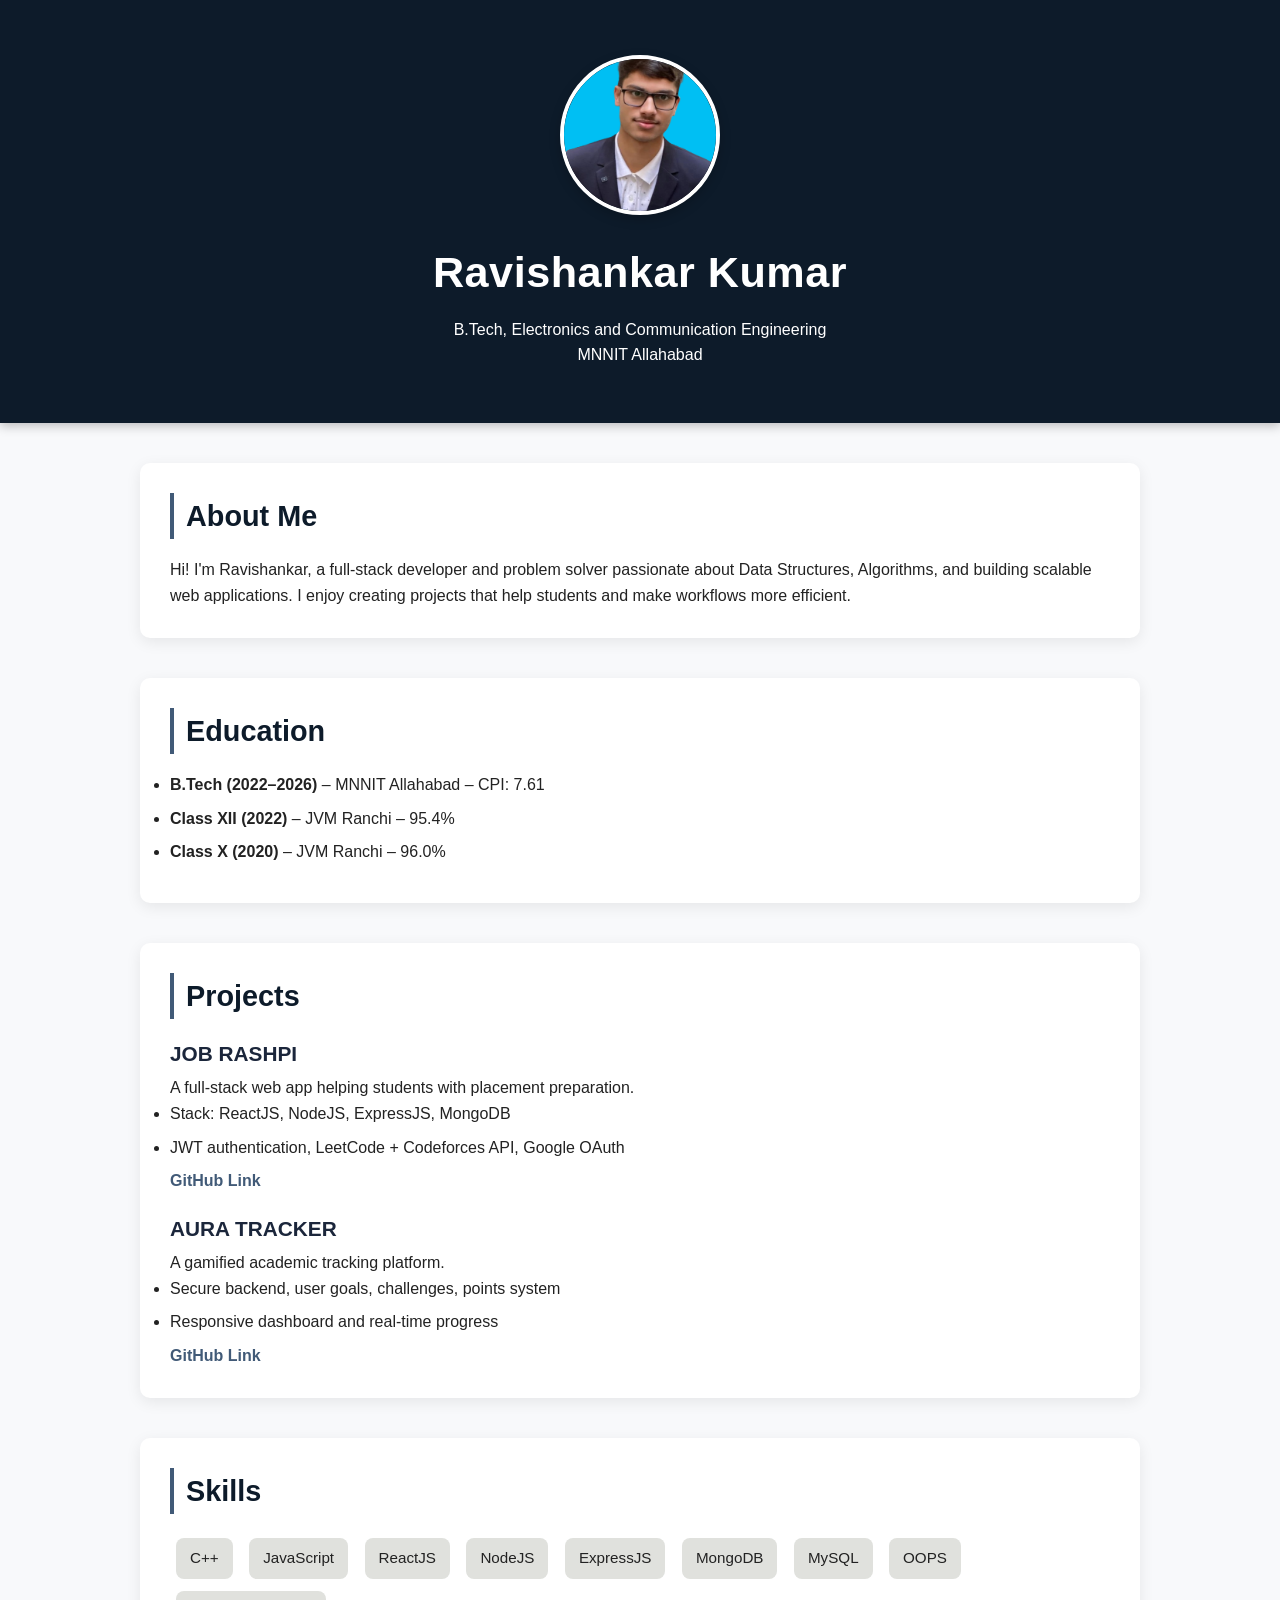
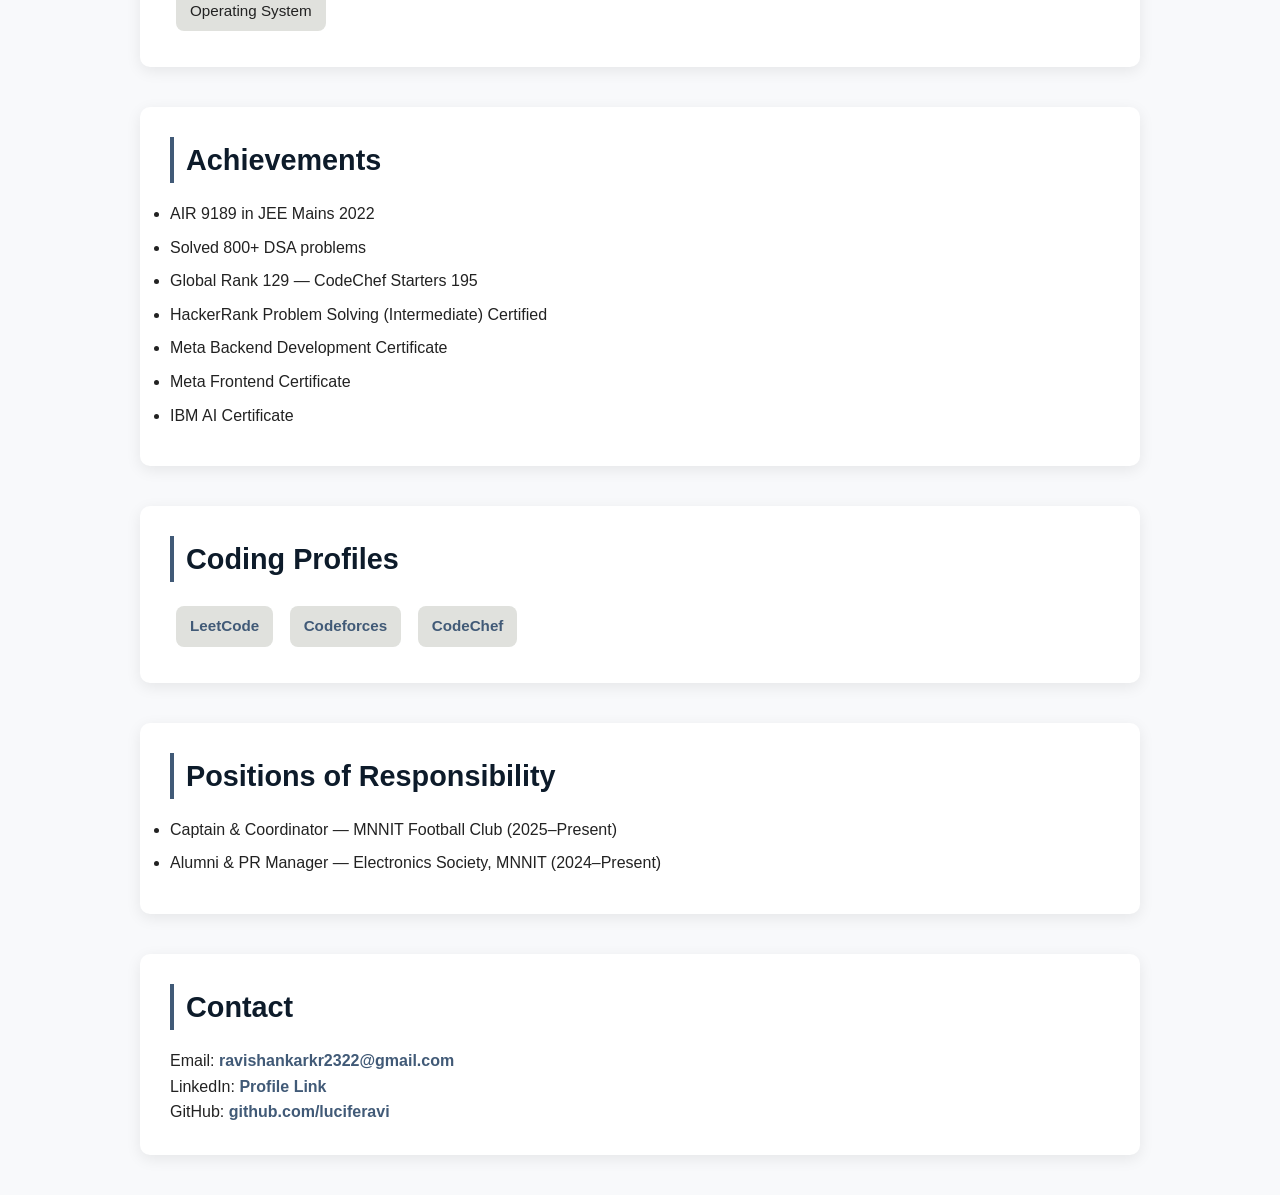
<file: index.html>
<!DOCTYPE html>
<html lang="en">
<head>
  <meta charset="UTF-8" />
  <meta name="viewport" content="width=device-width, initial-scale=1.0" />
  <title>Ravishankar Kumar | Portfolio</title>
  <style>
    :root {
      --bg: #f8f9fb;
      --text: #222;
      --primary: #0d1b2a;
      --secondary: #1b263b;
      --accent: #415a77;
      --light: #e0e1dd;
      --radius: 10px;
    }

    * {
      margin: 0;
      padding: 0;
      box-sizing: border-box;
    }

    body {
      font-family: "Inter", sans-serif;
      background: var(--bg);
      color: var(--text);
      line-height: 1.6;
    }

    header {
      background: var(--primary);
      color: #fff;
      padding: 55px 20px;
      text-align: center;
      box-shadow: 0 3px 10px rgba(0,0,0,0.25);
    }

    header h1 {
      font-size: 2.7rem;
      margin-bottom: 10px;
      letter-spacing: 0.5px;
    }

    section {
      max-width: 1000px;
      margin: 40px auto;
      padding: 30px;
      background: #fff;
      border-radius: var(--radius);
      box-shadow: 0 4px 15px rgba(0,0,0,0.08);
      transition: transform 0.2s ease, box-shadow 0.2s ease;
    }

    section:hover {
      transform: translateY(-3px);
      box-shadow: 0 6px 18px rgba(0,0,0,0.12);
    }

    h2 {
      color: var(--primary);
      border-left: 4px solid var(--accent);
      padding-left: 12px;
      margin-bottom: 18px;
      font-size: 1.8rem;
    }

    h3 {
      font-size: 1.3rem;
      color: var(--secondary);
      margin-top: 18px;
      margin-bottom: 5px;
    }

    ul li {
      margin-bottom: 8px;
    }

    .skills span, .links a {
      display: inline-block;
      margin: 6px;
      padding: 8px 14px;
      background: var(--light);
      border-radius: 8px;
      font-size: 0.95rem;
      transition: background 0.2s ease;
    }

    .links a:hover, .skills span:hover {
      background: var(--accent);
      color: #fff;
    }

    a {
      color: var(--accent);
      text-decoration: none;
      font-weight: 600;
    }

    a:hover {
      text-decoration: underline;
    }

    /* RESPONSIVE DESIGN */
    @media (max-width: 768px) {
      header h1 {
        font-size: 2.2rem;
      }
      section {
        padding: 20px;
      }
      h2 {
        font-size: 1.5rem;
      }
    }
  </style>
</head>
<body>
  <header>
    <img src="img 2f.png" alt="Ravishankar Kumar" style="width:160px;height:160px;border-radius:50%;object-fit:cover;border:4px solid #fff;box-shadow:0 4px 12px rgba(0,0,0,0.2);margin-bottom:15px;">
    <h1>Ravishankar Kumar</h1>
    <p>B.Tech, Electronics and Communication Engineering</p>
    <p>MNNIT Allahabad</p>
  </header>

  <section>
    <h2>About Me</h2>
    <p>Hi! I'm Ravishankar, a full-stack developer and problem solver passionate about Data Structures, Algorithms, and building scalable web applications. I enjoy creating projects that help students and make workflows more efficient.</p>
  </section>

  <section>
    <h2>Education</h2>
    <ul>
      <li><strong>B.Tech (2022–2026)</strong> – MNNIT Allahabad – CPI: 7.61</li>
      <li><strong>Class XII (2022)</strong> – JVM Ranchi – 95.4%</li>
      <li><strong>Class X (2020)</strong> – JVM Ranchi – 96.0%</li>
    </ul>
  </section>

  <section>
    <h2>Projects</h2>
    <h3>JOB RASHPI</h3>
    <p>A full‑stack web app helping students with placement preparation.</p>
    <ul>
      <li>Stack: ReactJS, NodeJS, ExpressJS, MongoDB</li>
      <li>JWT authentication, LeetCode + Codeforces API, Google OAuth</li>
    </ul>
    <p><a href="https://github.com/PIYUSHAG12345/job_rashpi" target="_blank">GitHub Link</a></p>

    <h3>AURA TRACKER</h3>
    <p>A gamified academic tracking platform.</p>
    <ul>
      <li>Secure backend, user goals, challenges, points system</li>
      <li>Responsive dashboard and real‑time progress</li>
    </ul>
    <p><a href="https://github.com/luciferavi/aura_tracker" target="_blank">GitHub Link</a></p>
  </section>

  <section>
    <h2>Skills</h2>
    <div class="skills">
      <span>C++</span>
      <span>JavaScript</span>
      <span>ReactJS</span>
      <span>NodeJS</span>
      <span>ExpressJS</span>
      <span>MongoDB</span>
      <span>MySQL</span>
      <span>OOPS</span>
      <span>Operating System</span>
    </div>
  </section>

  <section>
    <h2>Achievements</h2>
    <ul>
      <li>AIR 9189 in JEE Mains 2022</li>
      <li>Solved 800+ DSA problems</li>
      <li>Global Rank 129 — CodeChef Starters 195</li>
      <li>HackerRank Problem Solving (Intermediate) Certified</li>
      <li>Meta Backend Development Certificate</li>
      <li>Meta Frontend Certificate</li>
      <li>IBM AI Certificate</li>
    </ul>
  </section>

  <section>
    <h2>Coding Profiles</h2>
    <div class="links">
      <a href="https://leetcode.com/u/luciferavi/" target="_blank">LeetCode</a>
      <a href="https://codeforces.com/profile/raviastic" target="_blank">Codeforces</a>
      <a href="https://www.codechef.com/users/luciferavi" target="_blank">CodeChef</a>
    </div>
  </section>

  <section>
    <h2>Positions of Responsibility</h2>
    <ul>
      <li>Captain & Coordinator — MNNIT Football Club (2025–Present)</li>
      <li>Alumni & PR Manager — Electronics Society, MNNIT (2024–Present)</li>
    </ul>
  </section>

  <section>
    <h2>Contact</h2>
    <p>Email: <a href="mailto:ravishankarkr2322@gmail.com">ravishankarkr2322@gmail.com</a></p>
    <p>LinkedIn: <a href="https://www.linkedin.com/in/ravishankar-kumar-753879257/" target="_blank">Profile Link</a></p>
    <p>GitHub: <a href="https://github.com/luciferavi" target="_blank">github.com/luciferavi</a></p>
  </section>
</body>
</html>
</file>
